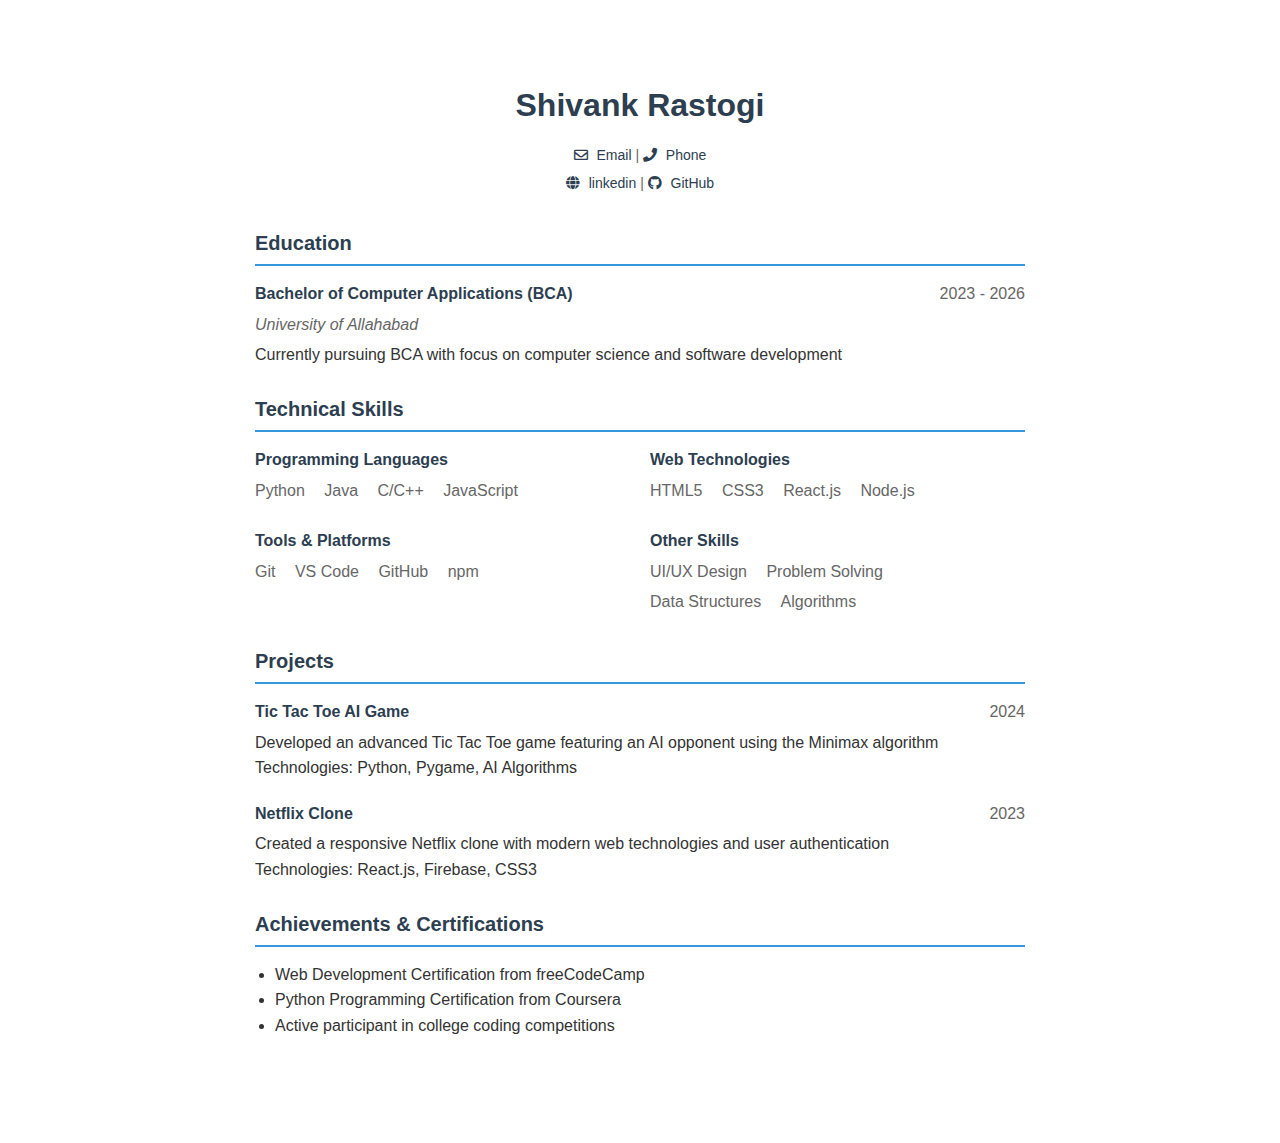
<file: resume/resume.html>
<!DOCTYPE html>
<html lang="en">
<head>
    <meta charset="UTF-8">
    <meta name="viewport" content="width=device-width, initial-scale=1.0">
    <title>Shivank Rastogi - Resume</title>
    <link rel="stylesheet" href="https://cdnjs.cloudflare.com/ajax/libs/font-awesome/5.15.4/css/all.min.css">
    <style>
        * {
            margin: 0;
            padding: 0;
            box-sizing: border-box;
            font-family: 'Arial', sans-serif;
        }

        body {
            max-width: 850px;
            margin: 40px auto;
            padding: 40px;
            background: white;
            color: #333;
            line-height: 1.6;
        }

        .header {
            text-align: center;
            margin-bottom: 30px;
        }

        .name {
            font-size: 32px;
            color: #2c3e50;
            margin-bottom: 10px;
        }

        .contact-info {
            color: #666;
            font-size: 14px;
            line-height: 2;
        }

        .contact-link {
            color: #2c3e50;
            text-decoration: none;
            transition: color 0.3s ease;
        }

        .contact-link:hover {
            color: #3498db;
        }

        .contact-link i {
            margin-right: 5px;
        }

        .section {
            margin-bottom: 25px;
        }

        .section-title {
            font-size: 20px;
            color: #2c3e50;
            border-bottom: 2px solid #3498db;
            padding-bottom: 5px;
            margin-bottom: 15px;
        }

        .education-item, .experience-item, .project-item {
            margin-bottom: 20px;
        }

        .item-header {
            display: flex;
            justify-content: space-between;
            margin-bottom: 5px;
        }

        .item-title {
            font-weight: bold;
            color: #2c3e50;
        }

        .item-date {
            color: #666;
        }

        .item-subtitle {
            color: #666;
            font-style: italic;
            margin-bottom: 5px;
        }

        .skills-grid {
            display: grid;
            grid-template-columns: repeat(2, 1fr);
            gap: 20px;
        }

        .skills-category h4 {
            color: #2c3e50;
            margin-bottom: 5px;
        }

        .skills-list {
            list-style: none;
        }

        .skills-list li {
            display: inline-block;
            margin-right: 15px;
            margin-bottom: 5px;
            color: #666;
        }

        @media print {
            body {
                margin: 0;
                padding: 20px;
            }
        }
    </style>
</head>
<body>
    <div class="header">
        <h1 class="name">Shivank Rastogi</h1>
        <div class="contact-info">
            <p>
                <a href="mailto:shivank.rastogi@email.com" class="contact-link">
                    <i class="far fa-envelope"></i> Email
                </a> | 
                <a href="tel:+916388156917" class="contact-link">
                    <i class="fas fa-phone"></i> Phone
                </a>
            </p>
            <p>
                <a href="https://www.linkedin.com/in/shivank-rastogi-b5888731a/" target="_blank" class="contact-link">
                    <i class="fas fa-globe"></i> linkedin
                </a> | 
                <a href="https://github.com/shivank638815" target="_blank" class="contact-link">
                    <i class="fab fa-github"></i> GitHub
                </a>
            </p>
        </div>
    </div>

    <div class="section">
        <h2 class="section-title">Education</h2>
        <div class="education-item">
            <div class="item-header">
                <span class="item-title">Bachelor of Computer Applications (BCA)</span>
                <span class="item-date">2023 - 2026</span>
            </div>
            <div class="item-subtitle">University of Allahabad</div>
            <p>Currently pursuing BCA with focus on computer science and software development</p>
        </div>
    </div>

    <div class="section">
        <h2 class="section-title">Technical Skills</h2>
        <div class="skills-grid">
            <div class="skills-category">
                <h4>Programming Languages</h4>
                <ul class="skills-list">
                    <li>Python</li>
                    <li>Java</li>
                    <li>C/C++</li>
                    <li>JavaScript</li>
                </ul>
            </div>
            <div class="skills-category">
                <h4>Web Technologies</h4>
                <ul class="skills-list">
                    <li>HTML5</li>
                    <li>CSS3</li>
                    <li>React.js</li>
                    <li>Node.js</li>
                </ul>
            </div>
            <div class="skills-category">
                <h4>Tools & Platforms</h4>
                <ul class="skills-list">
                    <li>Git</li>
                    <li>VS Code</li>
                    <li>GitHub</li>
                    <li>npm</li>
                </ul>
            </div>
            <div class="skills-category">
                <h4>Other Skills</h4>
                <ul class="skills-list">
                    <li>UI/UX Design</li>
                    <li>Problem Solving</li>
                    <li>Data Structures</li>
                    <li>Algorithms</li>
                </ul>
            </div>
        </div>
    </div>

    <div class="section">
        <h2 class="section-title">Projects</h2>
        <div class="project-item">
            <div class="item-header">
                <span class="item-title">Tic Tac Toe AI Game</span>
                <span class="item-date">2024</span>
            </div>
            <p>Developed an advanced Tic Tac Toe game featuring an AI opponent using the Minimax algorithm</p>
            <p>Technologies: Python, Pygame, AI Algorithms</p>
        </div>
        <div class="project-item">
            <div class="item-header">
                <span class="item-title">Netflix Clone</span>
                <span class="item-date">2023</span>
            </div>
            <p>Created a responsive Netflix clone with modern web technologies and user authentication</p>
            <p>Technologies: React.js, Firebase, CSS3</p>
        </div>
    </div>

    <div class="section">
        <h2 class="section-title">Achievements & Certifications</h2>
        <ul style="padding-left: 20px;">
            <li>Web Development Certification from freeCodeCamp</li>
            <li>Python Programming Certification from Coursera</li>
            <li>Active participant in college coding competitions</li>
        </ul>
    </div>
</body>
</html>
</file>
